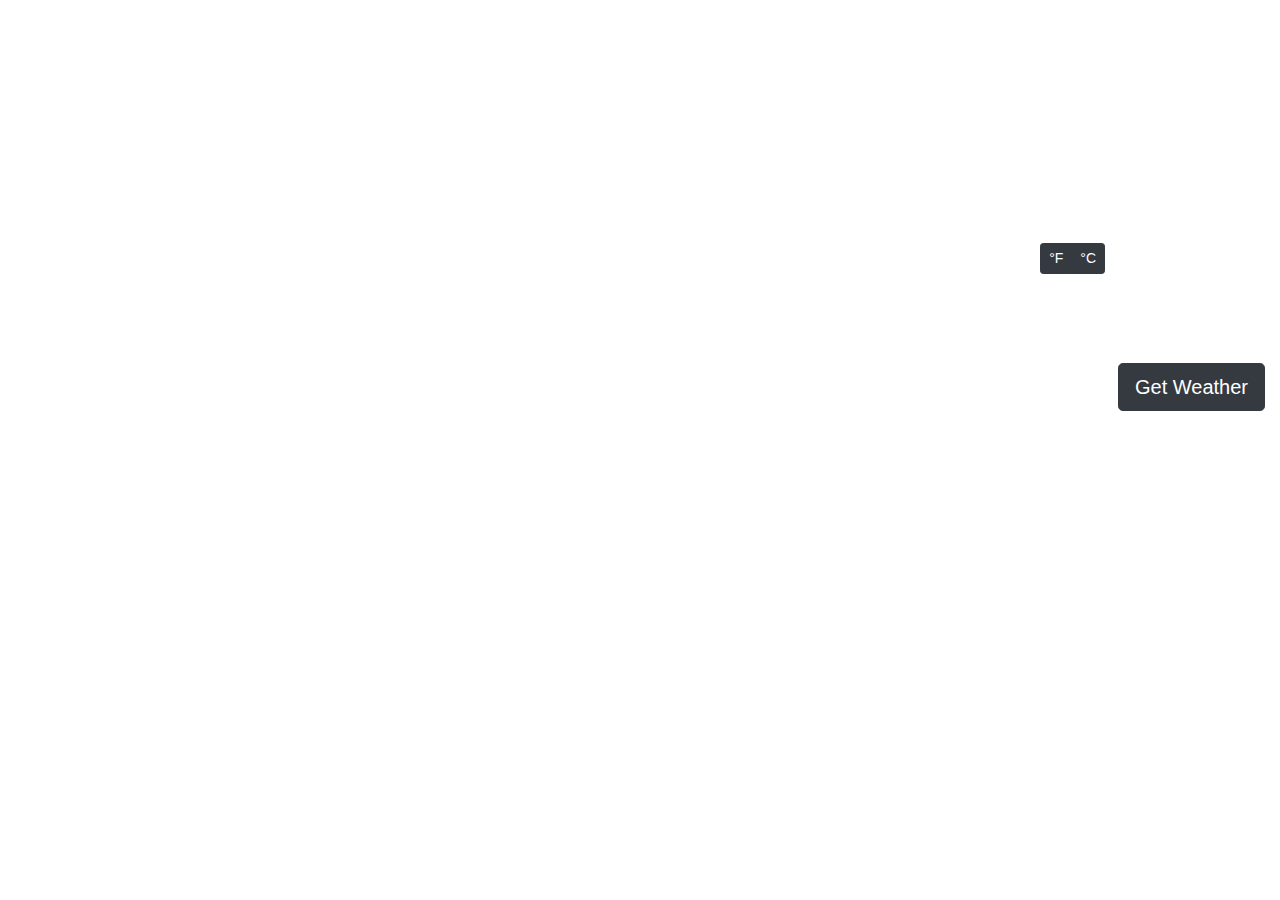
<file: localweather/index.html>
<!DOCTYPE html>
<html lang="en" >


  <html>

<head>
<meta charset="utf-8" lang="en">
<meta name="viewport" content="width=device-width, initial-scale-1.0">
<title></title>
<link href="https://maxcdn.bootstrapcdn.com/bootstrap/4.0.0/css/bootstrap.min.css" rel="stylesheet" integrity="sha384-Gn5384xqQ1aoWXA+058RXPxPg6fy4IWvTNh0E263XmFcJlSAwiGgFAW/dAiS6JXm" crossorigin="anonymous">
    <script src="https://maxcdn.bootstrapcdn.com/bootstrap/4.0.0/js/bootstrap.min.js" integrity="sha384-JZR6Spejh4U02d8jOt6vLEHfe/JQGiRRSQQxSfFWpi1MquVdAyjUar5+76PVCmYl" crossorigin="anonymous"></script>
    <script src="https://cdnjs.cloudflare.com/ajax/libs/jquery/3.3.1/jquery.js"></script>
    <link rel="stylesheet" href="style.css" type="text/css" />
    </head>

<body>
    <div class="container-fluid">
        <h1 class="text-center" id="p1">Local Weather Conditions</h1>
        <br>
        <h2 id="location"></h2>
        <div class="text-center">
            <h6 class="text-center" id="conditions"></h6>
            <img class="text-center" id="icon" />
        </div>
    
        <br><br><br><br>
        <div id="temps" class="text-center">
            <h5 class="d-inline" id="Ftemp"></h5>
            <h5 class="d-inline" id="Ctemp" style="visibility: hidden"></h5>
        </div>

        <div class="text-center">
        <div class="btn-group">
            <button class="btn btn-sm btn-dark" onclick="tempf()">&degF</button>
            <button class="btn btn-sm btn-dark" onclick="tempc()">&degC</button>
        </div>
        </div>
        <br><br><br><br><br>
        <div class="text-center">
            <button type="button" class="btn btn-lg btn-dark" onclick="getGeolocation()">Get Weather</button>
        </div>

    </div>
    
    <script>
        var long;
        var lat;

        function tempf() {
            document.getElementById("Ctemp").style.visibility = "hidden";
            document.getElementById("Ftemp").style.visibility = "visible";
        }
        function tempc() {
            document.getElementById("Ftemp").style.visibility = "hidden";
            document.getElementById("Ctemp").style.visibility = "visible";
        }
        function getGeolocation() {
            //getting geolocation
            (function getLocation() {
                if (navigator.geolocation) {
                    navigator.geolocation.getCurrentPosition(showPosition);
                } else {
                   alert("Geolocation is not supported by this browser.");
                }
            })();

            //displaying lat and long
            function showPosition(position) {
            console.log("Latitude: " + position.coords.latitude + "Longitude: " + position.coords.longitude); 

            //returning as a float, because server requires number/float    
            long = parseFloat(position.coords.longitude);
            lat = parseFloat(position.coords.latitude);

            //MAKING SURE IT'S A FLOAT
            console.log(typeof(long));
            
            //get request to server printing the data to the console...that's it right now.    
            $.get("https://fcc-weather-api.glitch.me/api/current?lat=" + lat + "&lon=" + long, function(data) {
                var celsius = data.main.temp;
                var fahrenheit = (celsius*(9/5))+32;
                var fTemp = document.getElementById("Ftemp");
                var cTemp = document.getElementById("Ctemp");
                fTemp.style.backgroundColor = "black";
                cTemp.style.backgroundColor = "black";
                fTemp.innerHTML = fahrenheit.toFixed(2) + "&degF";
                cTemp.innerHTML = celsius.toFixed(2) + "&degC";
                
                var conditions = document.getElementById("conditions");
                conditions.innerHTML = data.weather[0].description;
                var location = document.getElementById("location");
                location.innerHTML = "Location: " + data.name;
                console.log(data);
                var icon = document.getElementById("icon");
                icon.src = data.weather[0].icon;
            });
            }
            
            //ignore
            var weatherConditions = {
        200: "thunderstorm with light rain",
        201: "thunderstorm with rain",
        202: "thunderstor with heavy rain",
        210: "light thunderstorm",
        211: "thunderstorm",
        212: "heavy thunderstorm",
        221: "ragged thunderstorm",
        230: "thunderstorm with light drizzle",
        231: "thunderstorm with drizzle",
        232: "thunderstorm with heavy drizzle",
        300: "light intensity drizzle",
        301: "drizzle",
        302: "heavy intensity drizzle",
        310: "light intensity drizzle rain",
        311: "drizzle rain",
        312: "heavy intensity drizzle rain",
        313: "shower rain and drizzle",
        314: "heavy shower rain and drizzle",
        321: "shower drizzle",
        500: "light rain",
        501: "moderate rain",
        502: "heavy intensity rain",
        503: "very heavy rain",
        504: "extreme rain",
        511: "freezing rain",
        520: "light intensity shower rain",
        521: "shower rain",
        522: "heavy intensity shower rain",
        531: "ragged shower rain",
        600: "light snow",
        601: "snow",
        602: "heavy snow",
        611: "sleet",
        612: "shower sleet",
        615: "light rain and snow",
        616: "rain and snow",
        620: "light shower snow",
        621: "shower snow",
        622: "heavy shower snow",
        701: "mist",
        711: "smoke",
        721: "haze",
        731: "sand, dust whirls",
        741: "fog",
        751: "sand",
        761: "dust",
        771: "squalls",
        781: "tornado",
        800: "clear sky",
        801: "few clouds",
        802: "scattered clouds",
        803: "broken clouds",
        804: "overcast clouds",
        900: "tornado",
        901: "tropical storm",
        902: "hurricane",
        903: "cold",
        904: "hot",
        905: "windy",
        906: "hail",
        951: "calm",
        952: "light breeze",
        953: "gentle breeze",
        954: "moderate breeze",
        955: "fresh breeze", 
        956: "strong breeze",
        957: "high wind, near gale",
        958: "gale",
        959: "severe gale",
        960: "storm",
        961: "violent storm",
        962: "hurricane"
    }
           }
    </script>
    </div>
    </body>        
    
</html>
</file>
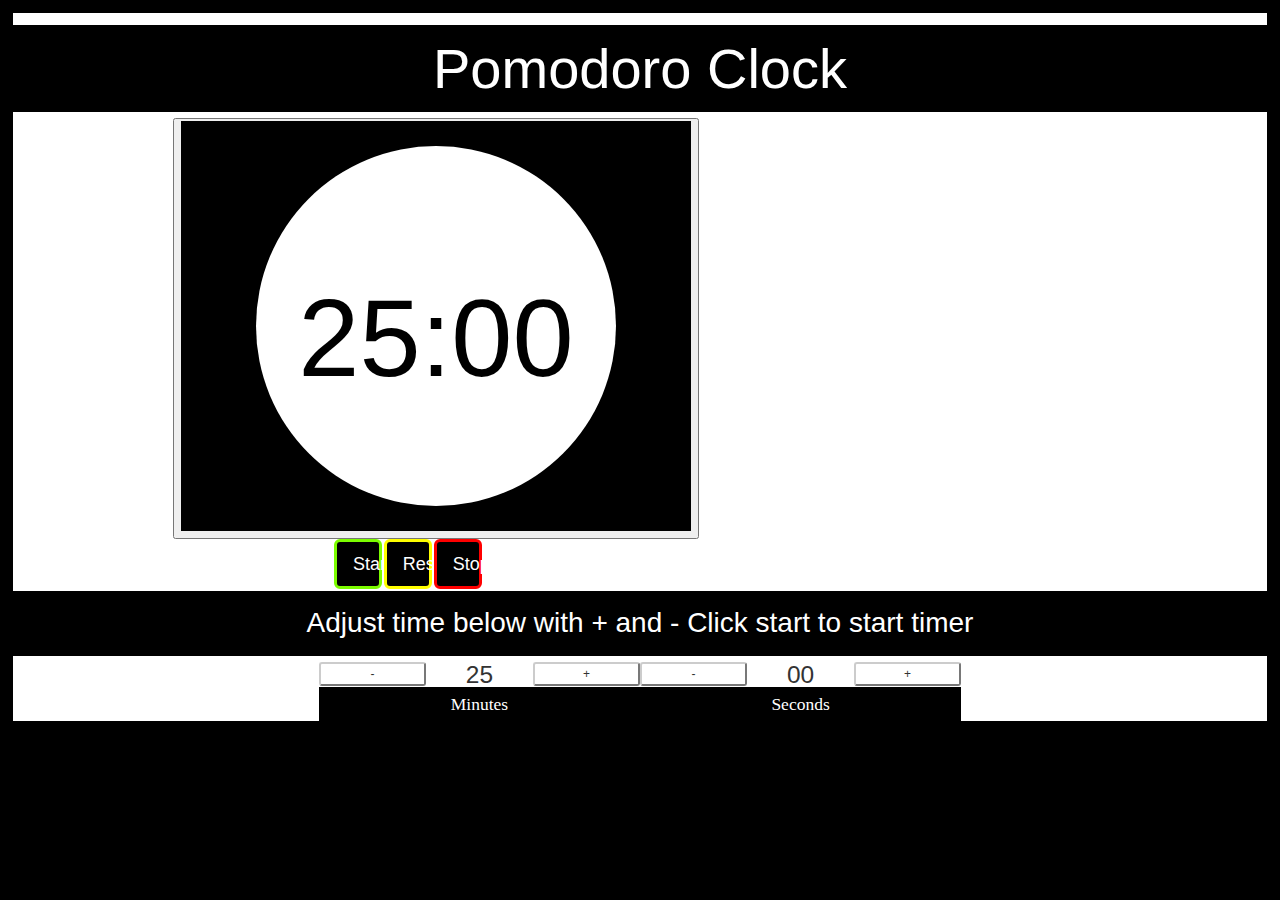
<file: pomodoroclock/index.html>
<!DOCTYPE html>
<html>
<head>
<meta charset="utf-8" lang="en">
    <meta name="viewport" content="width=device-width, initial-scale-1.0">
    <link rel="stylesheet" href="styles.css">
    <link rel="stylesheet" href="//maxcdn.bootstrapcdn.com/bootstrap/3.3.1/css/bootstrap.min.css">
    <link rel="stylesheet" href="//maxcdn.bootstrapcdn.com/font-awesome/4.5.0/css/font-awesome.min.css">    
    </head>
    <div class="container-fluid">
        <body>
            <div class="row">
                <div class="col"></div>
                <div class="col"><h1 id="title" class="text-center">Pomodoro Clock</h1></div>
                <div class="col"></div>
            </div>
        
           
                
                <div class="col-md-8 text-center"><button id="cButton" onclick="startTimer()"><canvas class="cDefault" id="c" width="500%" height="400%"></canvas></button>
                </div>
            
                <div class="col-md-2">
                </div></div>
        <div class="row">
            <div class="col-md-3"></div>
            <div class="col-md-3">
            <button class="btn btn-default btn-lg col-md-2" id="startTimerID" onclick="startTimer()">Start</button>
            <button class="btn btn-default btn-lg col-md-2" id="resetTimerID" onclick="resetTimer()">Reset</button>
            <button class="btn btn-default btn-lg col-md-2" id="stopTimerID" onclick="stopTimer()">Stop</button>
            </div>
                <div class="col-md-3"></div>

            </div>
        
            <p id="instructions" class="text-center">Adjust time below with + and - Click start to start timer</p>

            <!--left side -->
        <div class="row">
                    <div class="col-md-3"></div>
        <button id="leftMins" class="btn-xs btn-default col-xs-1" onclick="subOneMin()">-</button>
        <span id="dispNumMins" class="btn-xs col-xs-1 text-center">25</span>        
        <button id="rightMins" class="btn-xs btn-default col-xs-1" onclick="addOneMin()">+</button>
        <button id="leftSecs" class="btn-xs btn-default col-xs-1" onclick="subOneSec()">-</button>
        <span id="dispNumSecs" class="btn-xs col-xs-1 text-center">00</span>        
        <button id="rightSecs" class="btn-xs btn-default btn-md col-xs-1" onclick="addOneSec()">+</button>
                    <div class="col-md-3"></div>

            </div>        
        
            <div class="row">
                <div class="col-md-3"></div>
        
        <span id="minLabel" class="col-xs-3 text-center">Minutes</span>
        <span id="secLabel" class="col-xs-3 text-center">Seconds</span> 
                <div class="col-md-3"></div>
                </div>
        
        <p id="bottom" class="under"> </p>        
            <script type="text/javascript" src="script.js"></script>    
        </body>
    </div>
</html>
</file>
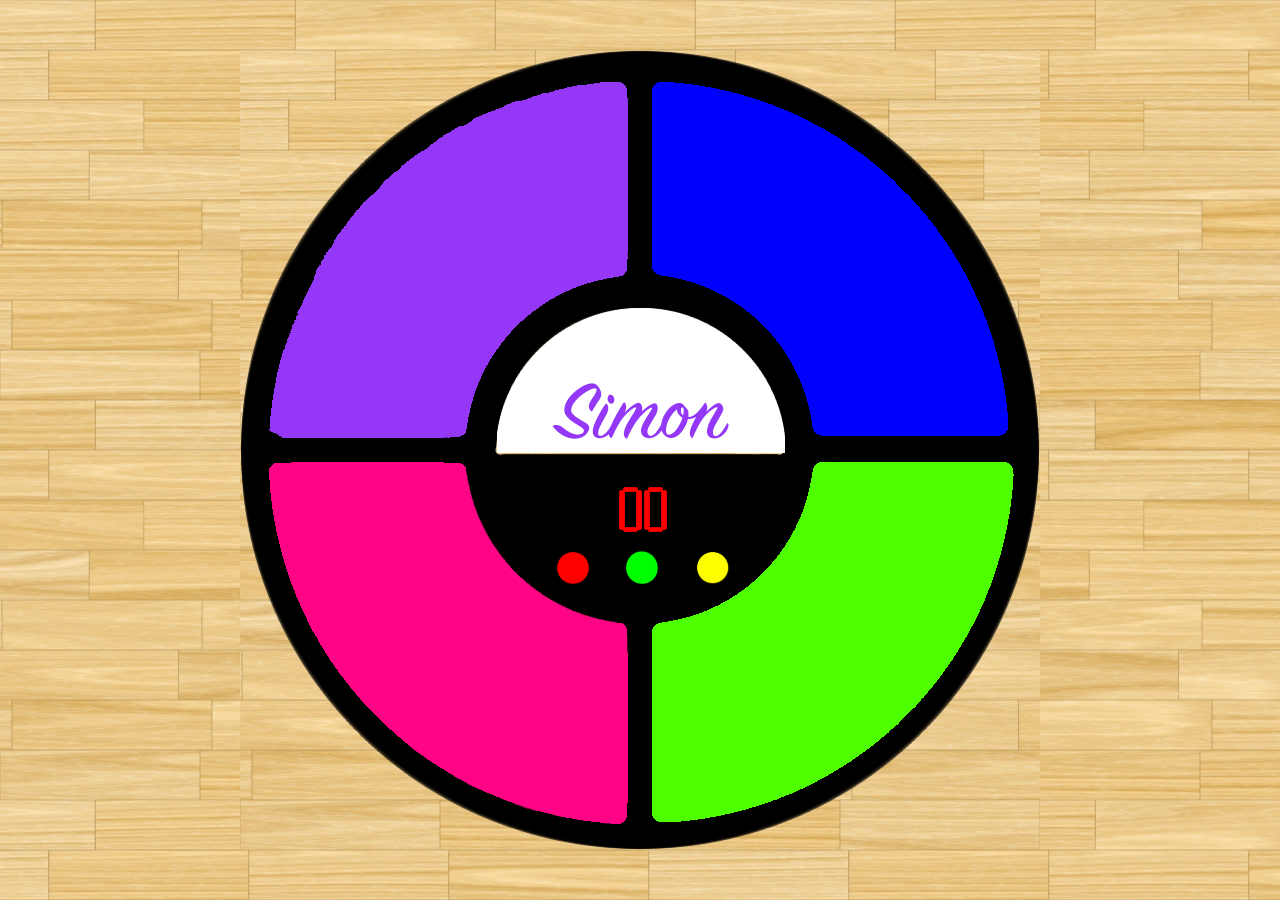
<file: simon/index.html>
<!DOCTYPE html>
<html>
    <head>

        <meta charset="utf-8" lang="en">
        <meta name="viewport" content="width=device-width, initial-scale-1.0">
        <script type="text/javascript" src="phaser.min.js"></script>
        <link rel="stylesheet" type="text/css" href="styles.css">

        <title>Memory</title>
    
    </head>
    
    <body>
        <script type="text/javascript" src="script.js"></script>
    </body>

</html>
</file>
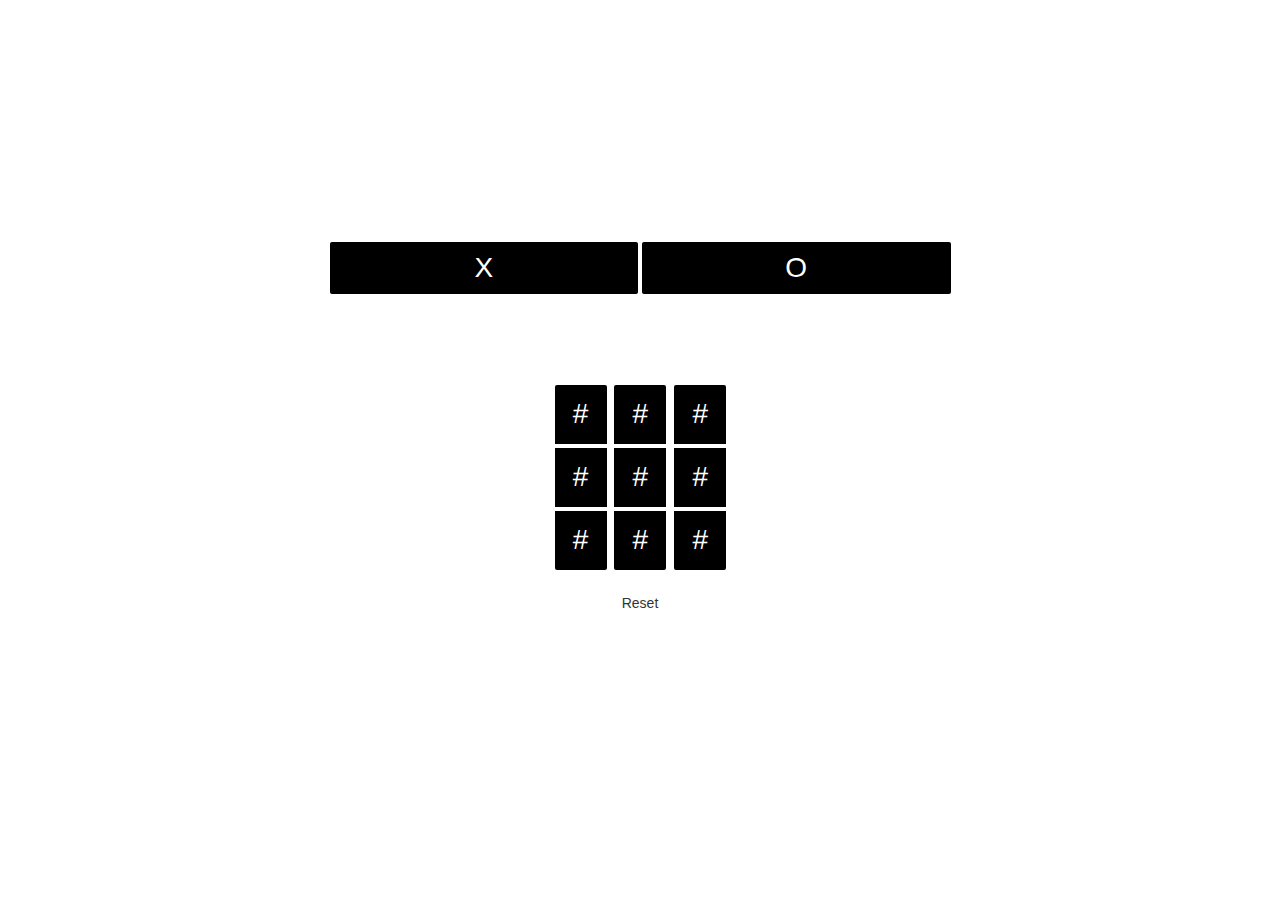
<file: tictactoe/index.html>
<!DOCTYPE html>
    <html>
        <head>
        <meta charset="utf-8" lang="en">
        <meta name="viewport" content="width=device-width, initial-scale=1.0">
        <link rel="stylesheet" href="//maxcdn.bootstrapcdn.com/bootstrap/3.3.1/css/bootstrap.min.css">
        <link rel="stylesheet" href="//maxcdn.bootstrapcdn.com/font-awesome/4.5.0/css/font-awesome.min.css">
        <link rel="stylesheet" href="styles.css">
            <script type="text/javascript" src="script.js"></script>
        </head>

        <body style="background-image:url( http://www.motox1wallpaper.com/wp-content/1HD/Wood/FTP2/2560x1440/Weathered%20wood%20wallpaper%2005%202560x1440.jpg)">
            <div class="container-fluid">
            <h1 class="text-center" id="ttt">Tic Tac Toe</h1>
            <h2 class="text-center" id="choose">Choose</h2>

            <br>
            <br>

            
            <button type="button" class="btn btn-default" id="X" onclick='playerX()'>X</button>
            <button type="button" class="btn btn-default" id="O" onclick='playerO()'>O</button>

            <br>
            <br>
            <br>
            <br>
                <h6></h6>
                <h5>
            <div id="allButtons">
            <div class="btn-group-vertical">
                <button type="button" class="btn btn-default" id="one" onclick='changeTile("one", 0)'>#</button>
                <button type="button" class="btn btn-default" id="two" onclick='changeTile("two", 1)'>#</button>
                <button type="button" class="btn btn-default" id="three" onclick='changeTile("three", 2)'>#</button>
            </div>
            <div class="btn-group-vertical">
                <button type="button" class="btn btn-default" id="four" onclick='changeTile("four", 3)'>#</button>
                <button type="button" class="btn btn-default" id="five" onclick='changeTile("five", 4)'>#</button>
                <button type="button" class="btn btn-default" id="six" onclick='changeTile("six", 5)'>#</button>
            </div>
            <div class="btn-group-vertical">
                <button type="button" class="btn btn-default" id="seven" onclick='changeTile("seven", 6)'>#</button>
                <button type="button" class="btn btn-default" id="eight" onclick='changeTile("eight", 7)'>#</button>
                <button type="button" class="btn btn-default" id="nine" onclick='changeTile("nine", 8)'>#</button>
            </div>
            </div>
                    <button id="reset" class="btn btn-block btn-default" onclick='reset()'>Reset</button>
                </h5>
            </div>
    </body>

</html>
</file>
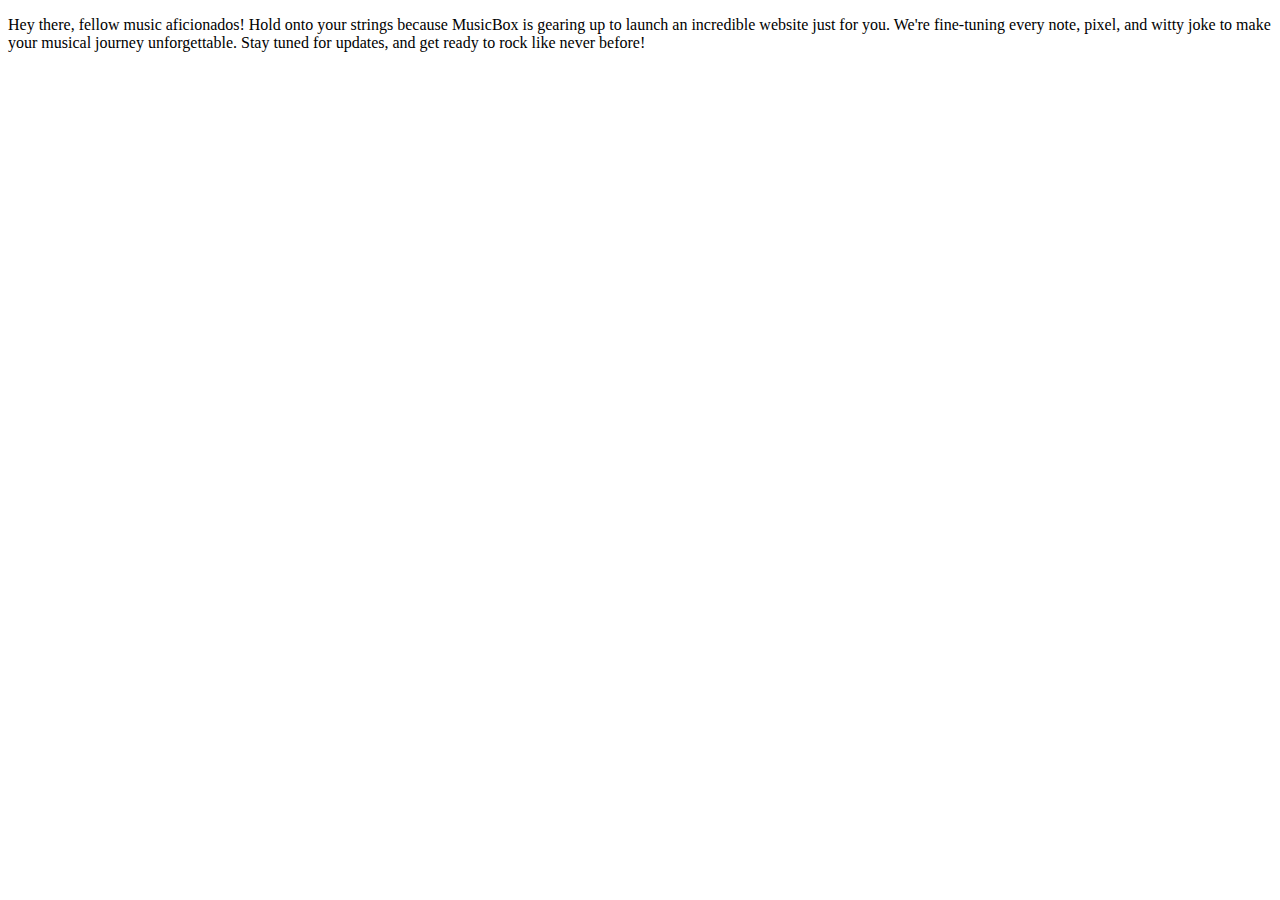
<file: MBindex.html>
<!DOCTYPE html>
<html>
<head>
<meta charset="utf-8" lang ="en">
<link type="text/css" rel="https://cdnjs.cloudflare.com/ajax/libs/materialize/1.0.0/css/materialize.min.css">

<title>Check back soon!</title>

</head>
<body>
    <p>Hey there, fellow music aficionados! Hold onto your strings because MusicBox is gearing up to launch an incredible website just for you. We're fine-tuning every note, pixel, and witty joke to make your musical journey unforgettable. Stay tuned for updates, and get ready to rock like never before!</p>
</body>

    </html>
</file>
<file: localweather/style.css>
html {
  background: url("https://raw.githubusercontent.com/slingshotdancu/slingshotdancu.github.io/master/localweather/GettyImages-866293766.jpg") no-repeat center center fixed; 
  -webkit-background-size: cover;
  -moz-background-size: cover;
  -o-background-size: cover;
  background-size: cover;
}

#p1 {
  color: white;
  font-size: 600%;
}

#temps {
  display: inline-block;
  padding: .5% .5% .5% .5%;
  border-color: white;
  margin-left: auto;
  margin-right: auto;
  width: 10em;
}

div {
  float: right;
}

#location {
  display: inline-block;
  color: white;
 font-size: 3em;
}
#Ftemp, #Ctemp {
  font-size: 2em;
  display: block;
  color: white;
}
#temps {
display: inline-block;
}
#conditions {
  font-size: 3em;
  color: white;
  display: block;
}
</file>
<file: pomodoroclock/styles.css>
html {
    background-color: black;
    margin: .5%;
    padding: 0.5%;
    display: block;  /* No floating content on sides */
}
body {  
    background-color: black;
    font-family: sans-serif;
    padding: 0;
    margin-left: auto;
    margin-right: auto;
    display: block;  /* No floating content on sides */
}
.c {
    
}
#c {
    color: blue;
}
#title {
    padding: 1%;
    margin-top: 1%;
    margin-bottom: .5%;
    color: white;
    background-color: black;
    font-weight: 100;
    font-size: 4em;
    margin-left: auto;
    margin-right: auto;
}
#instructions {
    padding: 1% 1% 1% 1%;
    color: white;
    background-color: black;
    font-size: 2em;
    font-weight: 100;
    margin-top: 0%;
    margin-bottom: .5%;
}
.cDefault {
    background-color: black;
    border-style: solid;
    border-width: thick;
    border-color: black;

}
.cWork {
    background-color: black;
    border-style: solid;
    border-width: thick;
    border-color: lawngreen;
}
#titleWork {
    font-size: 40px;
    font-weight: 200;
    border-style: solid;
    border-width: medium;
    border-color: black;
    background-color: lawngreen;
    color: black;
}
.cRelax {
    background-color: black;
    border-style: solid;
    border-width: thick;
    border-color: blue;
}
#titleRelax {
    font-size: 40px;
    font-weight: 200;
    border-style: solid;
    border-width: medium;
    border-color: black;
    background-color: blue;
    color: white;
}
#left {
    margin: 1% 0% 0% 33.33%;
}
#right {
    margin: 1% 0% 0% 0%;
}
#startTimerID {
 background-color: black;
    color: white;
    margin: 0% 0% .5% 0%;
    border-style: solid;
    border-color: lawngreen;
    border-width: medium;
}
#stopTimerID {
    color: white;
    margin: 0% 0% .5% 0%;
    background-color: black;
    border-style: solid;
    border-color: red;
    border-width: medium;
}
#resetTimerID {
    background-color: black;
    color: white;
    margin: 0% .5% .5% .5%;
    border-style: solid;
    border-color: yellow;
    border-width: medium;
}
#dispNumMins, #dispNumBreakMins, #dispNumSecs, #dispNumBreakSecs {
    font-weight: 500;
    font-size: 1.75em;
    margin-top: 0%;
    margin-bottom: 0%;
    line-height: 95%;
}
#minLabel, #secLabel, #minBreakLabel, #secBreakLabel {
    font-family: "Optima";
    color: white;
    background-color: black;
    font-weight: 100;
    font-size: 1.25em;
    border-style: solid;
    border-color: black;
    border-width: thin;
    padding: .25%;
    margin-top: 0%;
}
#workID, #relaxID {
    font-family: "Optima";
    color: white;
    background-color: black;
    font-weight: 100;
    font-size: 1.25em;
    border-style: solid;
    border-color: white;
    border-width: thin;
    margin-top: 0%;

}
#bottom {
    margin-top: 0em;
}
</file>
<file: simon/styles.css>
body {
    margin: 0;
    padding: 0;
    background-image: url(assets/bgtile.jpg);
    background-repeat: repeat;
}
</file>
<file: tictactoe/styles.css>
#X {
  float: left;
  margin-left: 25%;
  margin-top: 0%;
  font-size: 200%;
  width: 25%;
  border-style: solid;
  border-width: 2px;
  border-color: white;
  height: 100%;
  background-color: black;
  color: white;
}

#O {
   height: 100%;
   float: right;
   font-size: 200%;
   width: 25%;
   border-style: solid;
   border-width: 2px;
   border-color: white;
   margin-right: 25%;
   background-color: black;
   color: white;

}
#allButtons {
    margin: 0% 0% 0% 0%;
    padding: 0% 0% 0% 43%;
}
#one, #two, #three, #four, #five, #six, #seven, #eight, #nine {
  width: 2em;
  height: 2.25em;
  color: white;
  font-size: 2em;
  background-color: black;
  border-style: solid;
  border-width: 2px;
  border-color: white;
  margin: 0% 0% 0% 0%;
}
#or {
  color: white;  
  font-size: 2em;
  margin: 0% 0% 0% 0%;
  padding: 0% 0% 0% 0%;
}
#choose {
  font-size: 3em; 
  color: white;
  margin: 0% 0% 0% 0%;
  padding-top: 5%;
}
span {
  margin: inherit;
  padding: inherit;
}
h5 {
  margin: 5% 0% 0% 0%;
}
#ttt {
  position: relative;
  font-size: 4em;
  color: white;
}
#reset {
  border-style: solid;
  border-width: 3px;
  border-color: white;
  width: 15%;
  margin: 1% 0% 0% 42.5%;
}
</file>
